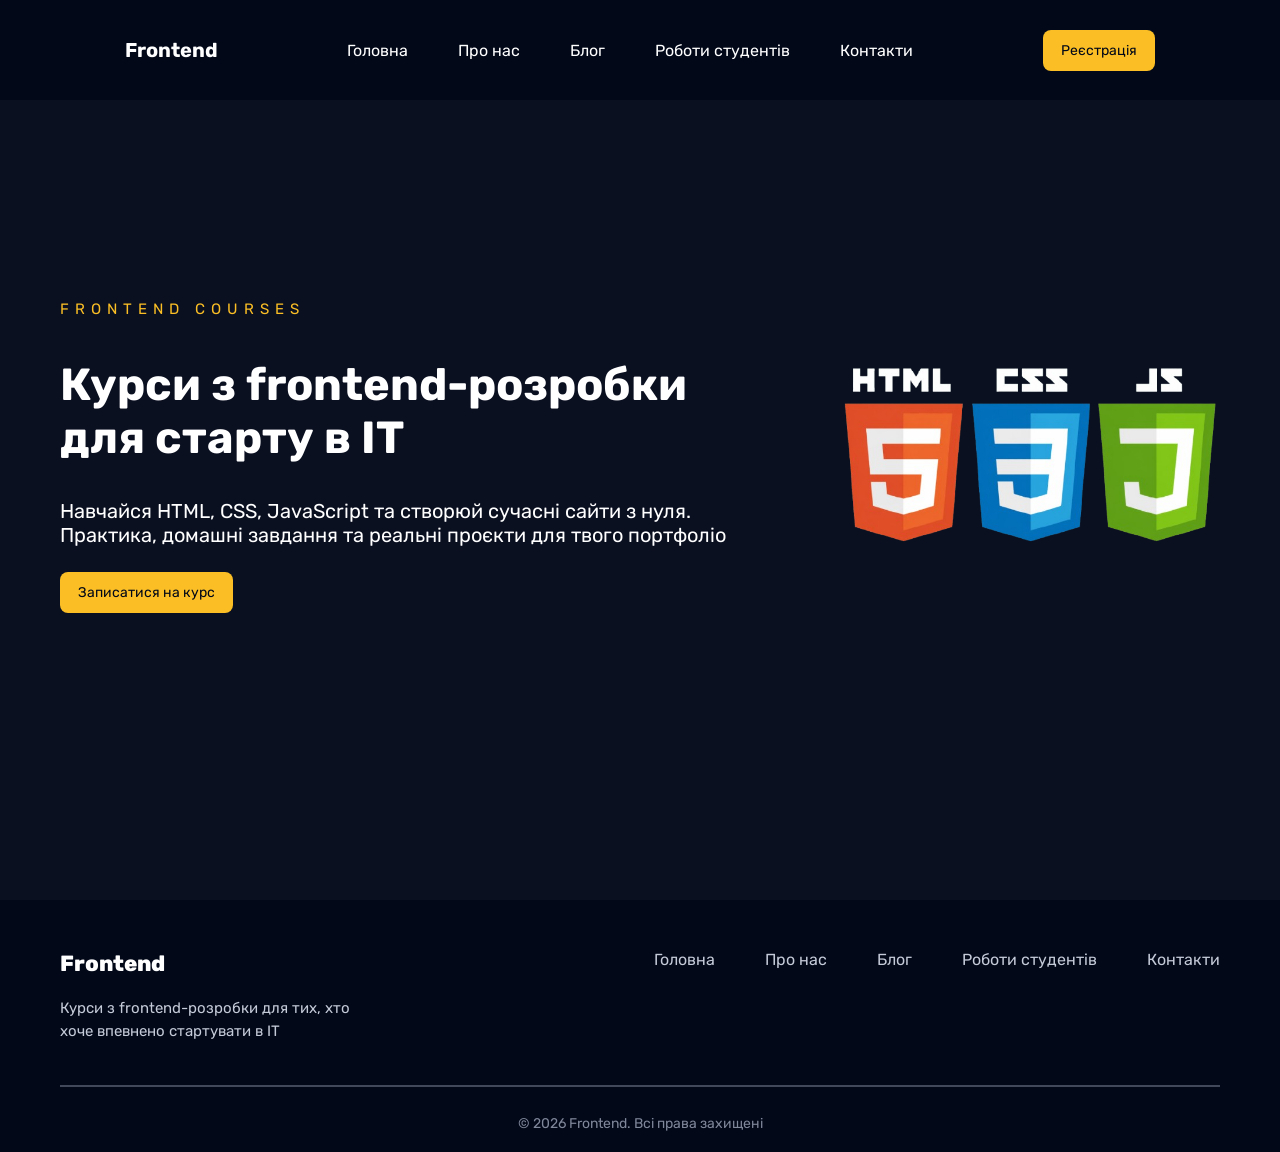
<file: index.html>
<!DOCTYPE html>
<html lang="uk">

<head>
  <meta charset="UTF-8">
  <meta name="viewport" content="width=device-width, initial-scale=1.0">
  <title>Homework 3</title>
  <link rel="preconnect" href="https://fonts.googleapis.com">
  <link rel="preconnect" href="https://fonts.gstatic.com" crossorigin>
  <link href="https://fonts.googleapis.com/css2?family=Rubik:wght@400;500;600;700;800&display=swap" rel="stylesheet">

  <link rel="stylesheet" href="style.css">
</head>

<body>
  <header class="header">
    <div class="container">
      <div class="header-inner">
        <a href="index.html" class="logo">Frontend</a>

        <nav>
          <ul class="nav-list">
            <li><a href="index.html">Головна</a></li>
            <li><a href="pages/about.html">Про нас</a></li>
            <li><a href="pages/articles.html">Блог</a></li>
            <li><a href="pages/gallery.html">Роботи студентів</a></li>
            <li><a href="pages/contacts.html">Контакти</a></li>
          </ul>
        </nav>

        <a href="pages/registration.html" class="btn">Реєстрація</a>
      </div>
    </div>
  </header>

  <main>
    <section class="hero">
      <div class="container">
        <div class="hero-inner">
          <div class="hero-content">
            <p class="hero-label">Frontend courses</p>

            <h1 class="hero-title">
              Курси з frontend-розробки для старту в IT
            </h1>

            <p class="hero-text">
              Навчайся HTML, CSS, JavaScript та створюй сучасні сайти з нуля.
              Практика, домашні завдання та реальні проєкти для твого портфоліо
            </p>

            <a href="pages/registration.html" class="btn hero-btn">
              Записатися на курс
            </a>
          </div>

          <div class="hero-image">
            <img src="images/frontend-image.png" alt="Frontend courses" width="380" height="200">
          </div>
        </div>
      </div>
    </section>

  </main>

  <footer class="footer">
    <div class="container">
      <div class="footer-inner">
        <div class="footer-info">
          <a href="index.html" class="footer-logo">Frontend</a>
          <p>
            Курси з frontend-розробки для тих, хто хоче впевнено стартувати в IT
          </p>
        </div>

        <nav>
          <ul class="footer-list">
            <li><a href="index.html">Головна</a></li>
            <li><a href="pages/about.html">Про нас</a></li>
            <li><a href="pages/articles.html">Блог</a></li>
            <li><a href="pages/gallery.html">Роботи студентів</a></li>
            <li><a href="pages/contacts.html">Контакти</a></li>
          </ul>
        </nav>
      </div>
      <span class="divider"></span>
      <p class="footer-copy">© 2026 Frontend. Всі права захищені</p>
    </div>
  </footer>
</body>

</html>
</file>
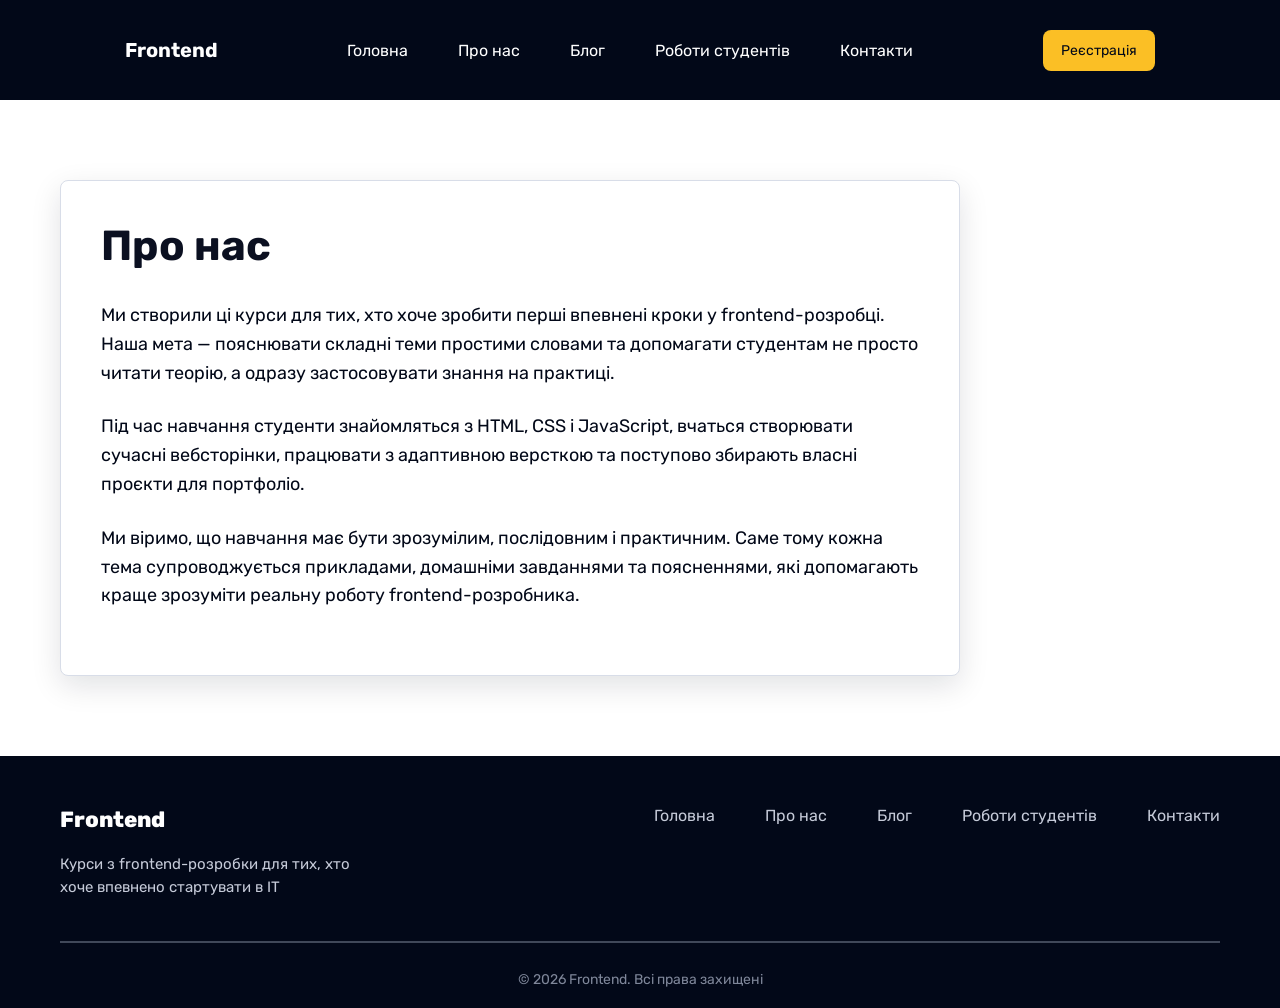
<file: pages/about.html>
<!DOCTYPE html>
<html lang="uk">

<head>
  <meta charset="UTF-8">
  <meta name="viewport" content="width=device-width, initial-scale=1.0">
  <title>Homework 3</title>
  <link rel="preconnect" href="https://fonts.googleapis.com">
  <link rel="preconnect" href="https://fonts.gstatic.com" crossorigin>
  <link href="https://fonts.googleapis.com/css2?family=Rubik:wght@400;500;600;700;800&display=swap" rel="stylesheet">

  <link rel="stylesheet" href="../style.css">
</head>

<body>

  <header class="header">
    <div class="container">
      <div class="header-inner">
        <a href="../index.html" class="logo">Frontend</a>

        <nav>
          <ul class="nav-list">
            <li><a href="../index.html">Головна</a></li>
            <li><a href="about.html">Про нас</a></li>
            <li><a href="articles.html">Блог</a></li>
            <li><a href="gallery.html">Роботи студентів</a></li>
            <li><a href="contacts.html">Контакти</a></li>
          </ul>
        </nav>

        <a href="registration.html" class="btn">Реєстрація</a>
      </div>
    </div>
  </header>

  <main>
    <section class="about">
      <div class="container">
        <div class="about-card">
          <h1 class="about-title">Про нас</h1>

          <p>
            Ми створили ці курси для тих, хто хоче зробити перші впевнені кроки у frontend-розробці.
            Наша мета — пояснювати складні теми простими словами та допомагати студентам не просто
            читати теорію, а одразу застосовувати знання на практиці.
          </p>

          <p>
            Під час навчання студенти знайомляться з HTML, CSS і JavaScript, вчаться створювати
            сучасні вебсторінки, працювати з адаптивною версткою та поступово збирають власні
            проєкти для портфоліо.
          </p>

          <p>
            Ми віримо, що навчання має бути зрозумілим, послідовним і практичним. Саме тому кожна
            тема супроводжується прикладами, домашніми завданнями та поясненнями, які допомагають
            краще зрозуміти реальну роботу frontend-розробника.
          </p>
        </div>
      </div>
    </section>
  </main>

  <footer class="footer">
    <div class="container">
      <div class="footer-inner">
        <div class="footer-info">
          <a href="index.html" class="footer-logo">Frontend</a>
          <p>
            Курси з frontend-розробки для тих, хто хоче впевнено стартувати в IT
          </p>
        </div>

        <nav>
          <ul class="footer-list">
            <li><a href="index.html">Головна</a></li>
            <li><a href="pages/about.html">Про нас</a></li>
            <li><a href="pages/articles.html">Блог</a></li>
            <li><a href="pages/gallery.html">Роботи студентів</a></li>
            <li><a href="pages/contacts.html">Контакти</a></li>
          </ul>
        </nav>
      </div>
      <span class="divider"></span>
      <p class="footer-copy">© 2026 Frontend. Всі права захищені</p>
    </div>
  </footer>
</body>

</html>
</file>
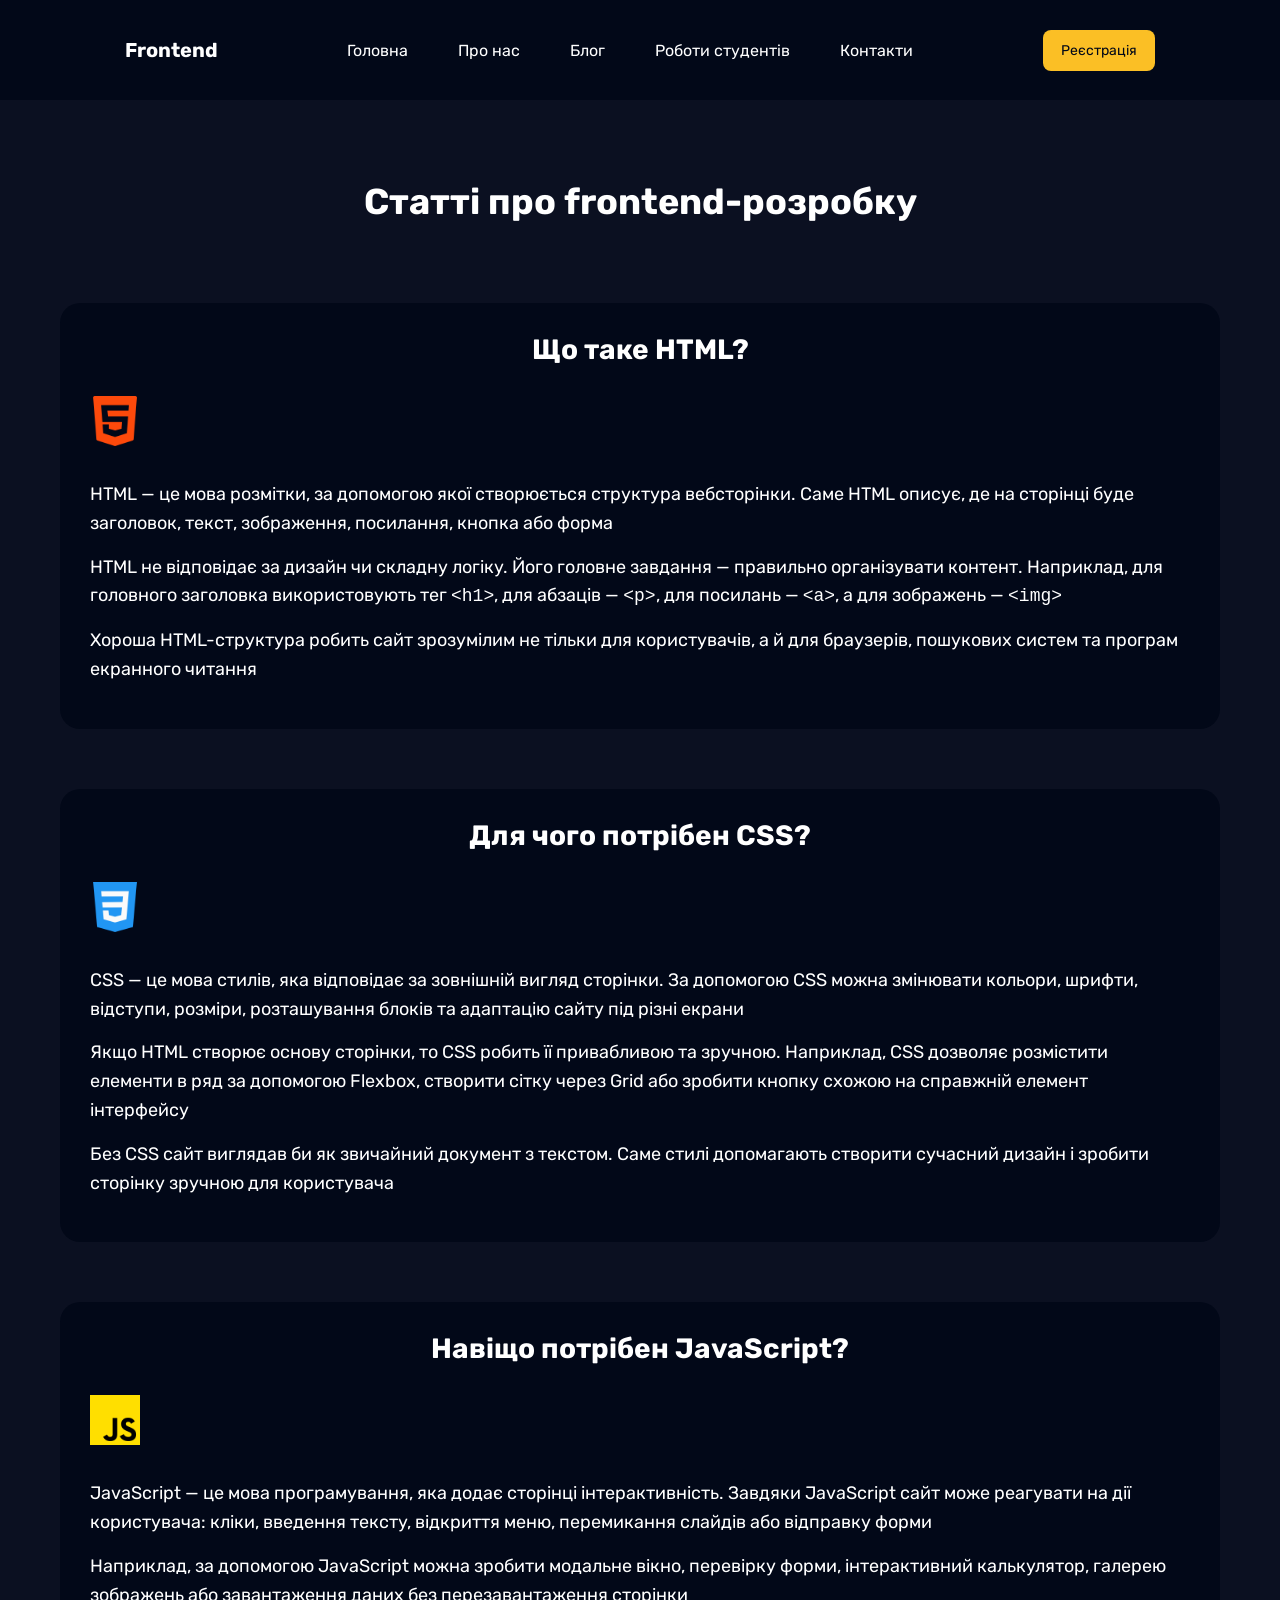
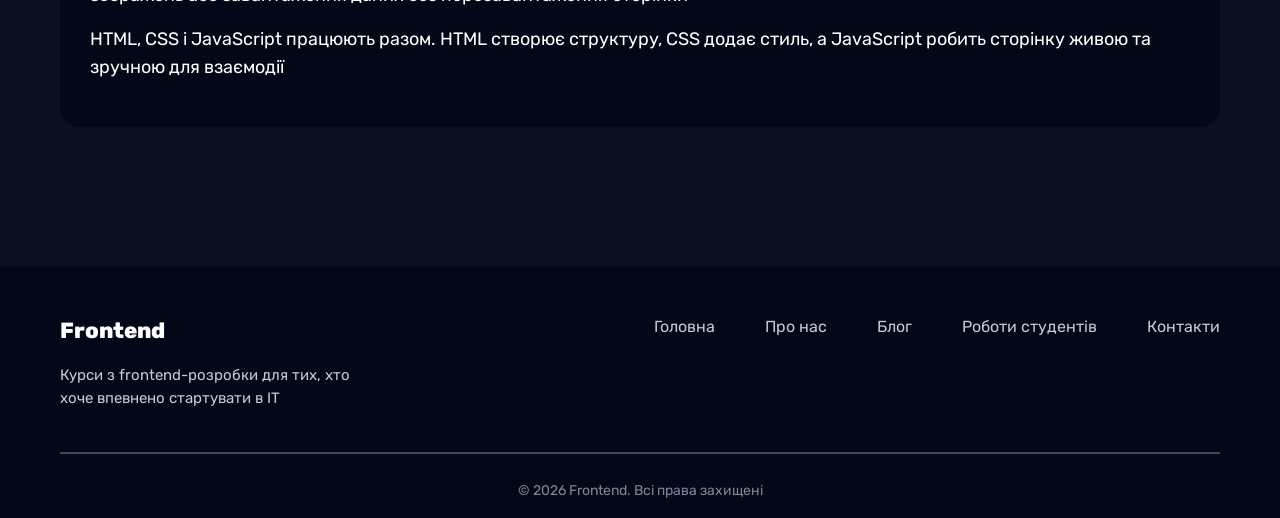
<file: pages/articles.html>
<!DOCTYPE html>
<html lang="uk">

<head>
  <meta charset="UTF-8">
  <meta name="viewport" content="width=device-width, initial-scale=1.0">
  <title>Homework 3</title>
  <link rel="preconnect" href="https://fonts.googleapis.com">
  <link rel="preconnect" href="https://fonts.gstatic.com" crossorigin>
  <link href="https://fonts.googleapis.com/css2?family=Rubik:wght@400;500;600;700;800&display=swap" rel="stylesheet">

  <link rel="stylesheet" href="../style.css">
</head>

<body>
  <header class="header">
    <div class="container">
      <div class="header-inner">
        <a href="../index.html" class="logo">Frontend</a>

        <nav>
          <ul class="nav-list">
            <li><a href="../index.html">Головна</a></li>
            <li><a href="about.html">Про нас</a></li>
            <li><a href="articles.html">Блог</a></li>
            <li><a href="gallery.html">Роботи студентів</a></li>
            <li><a href="contacts.html">Контакти</a></li>
          </ul>
        </nav>

        <a href="registration.html" class="btn">Реєстрація</a>
      </div>
    </div>
  </header>

  <main>
    <section class="articles">
      <div class="container">
        <h1 class="articles-title">Статті про frontend-розробку</h1>

        <article class="article-card">
          <h2>Що таке HTML?</h2>
          <img src="../icons/html-5.png" alt="html" width="50" height="50">

          <p>
            HTML — це мова розмітки, за допомогою якої створюється структура вебсторінки.
            Саме HTML описує, де на сторінці буде заголовок, текст, зображення, посилання,
            кнопка або форма
          </p>

          <p>
            HTML не відповідає за дизайн чи складну логіку. Його головне завдання —
            правильно організувати контент. Наприклад, для головного заголовка використовують
            тег <code>&lt;h1&gt;</code>, для абзаців — <code>&lt;p&gt;</code>, для посилань —
            <code>&lt;a&gt;</code>, а для зображень — <code>&lt;img&gt;</code>
          </p>

          <p>
            Хороша HTML-структура робить сайт зрозумілим не тільки для користувачів,
            а й для браузерів, пошукових систем та програм екранного читання
          </p>
        </article>

        <article class="article-card">
          <h2>Для чого потрібен CSS?</h2>
          <img src="../icons/css-3.png" alt="css" width="50" height="50">

          <p>
            CSS — це мова стилів, яка відповідає за зовнішній вигляд сторінки.
            За допомогою CSS можна змінювати кольори, шрифти, відступи, розміри,
            розташування блоків та адаптацію сайту під різні екрани
          </p>

          <p>
            Якщо HTML створює основу сторінки, то CSS робить її привабливою та зручною.
            Наприклад, CSS дозволяє розмістити елементи в ряд за допомогою Flexbox,
            створити сітку через Grid або зробити кнопку схожою на справжній елемент інтерфейсу
          </p>

          <p>
            Без CSS сайт виглядав би як звичайний документ з текстом. Саме стилі допомагають
            створити сучасний дизайн і зробити сторінку зручною для користувача
          </p>
        </article>

        <article class="article-card">
          <h2>Навіщо потрібен JavaScript?</h2>
          <img src="../icons/js.png" alt="js" width="50" height="50">
          <p>
            JavaScript — це мова програмування, яка додає сторінці інтерактивність.
            Завдяки JavaScript сайт може реагувати на дії користувача: кліки, введення тексту,
            відкриття меню, перемикання слайдів або відправку форми
          </p>

          <p>
            Наприклад, за допомогою JavaScript можна зробити модальне вікно, перевірку форми,
            інтерактивний калькулятор, галерею зображень або завантаження даних без перезавантаження сторінки
          </p>

          <p>
            HTML, CSS і JavaScript працюють разом. HTML створює структуру, CSS додає стиль,
            а JavaScript робить сторінку живою та зручною для взаємодії
          </p>
        </article>
      </div>
    </section>
  </main>


  <footer class="footer">
    <div class="container">
      <div class="footer-inner">
        <div class="footer-info">
          <a href="index.html" class="footer-logo">Frontend</a>
          <p>
            Курси з frontend-розробки для тих, хто хоче впевнено стартувати в IT
          </p>
        </div>

        <nav>
          <ul class="footer-list">
            <li><a href="index.html">Головна</a></li>
            <li><a href="pages/about.html">Про нас</a></li>
            <li><a href="pages/articles.html">Блог</a></li>
            <li><a href="pages/gallery.html">Роботи студентів</a></li>
            <li><a href="pages/contacts.html">Контакти</a></li>
          </ul>
        </nav>
      </div>
      <span class="divider"></span>
      <p class="footer-copy">© 2026 Frontend. Всі права захищені</p>
    </div>
  </footer>
</body>

</html>
</file>
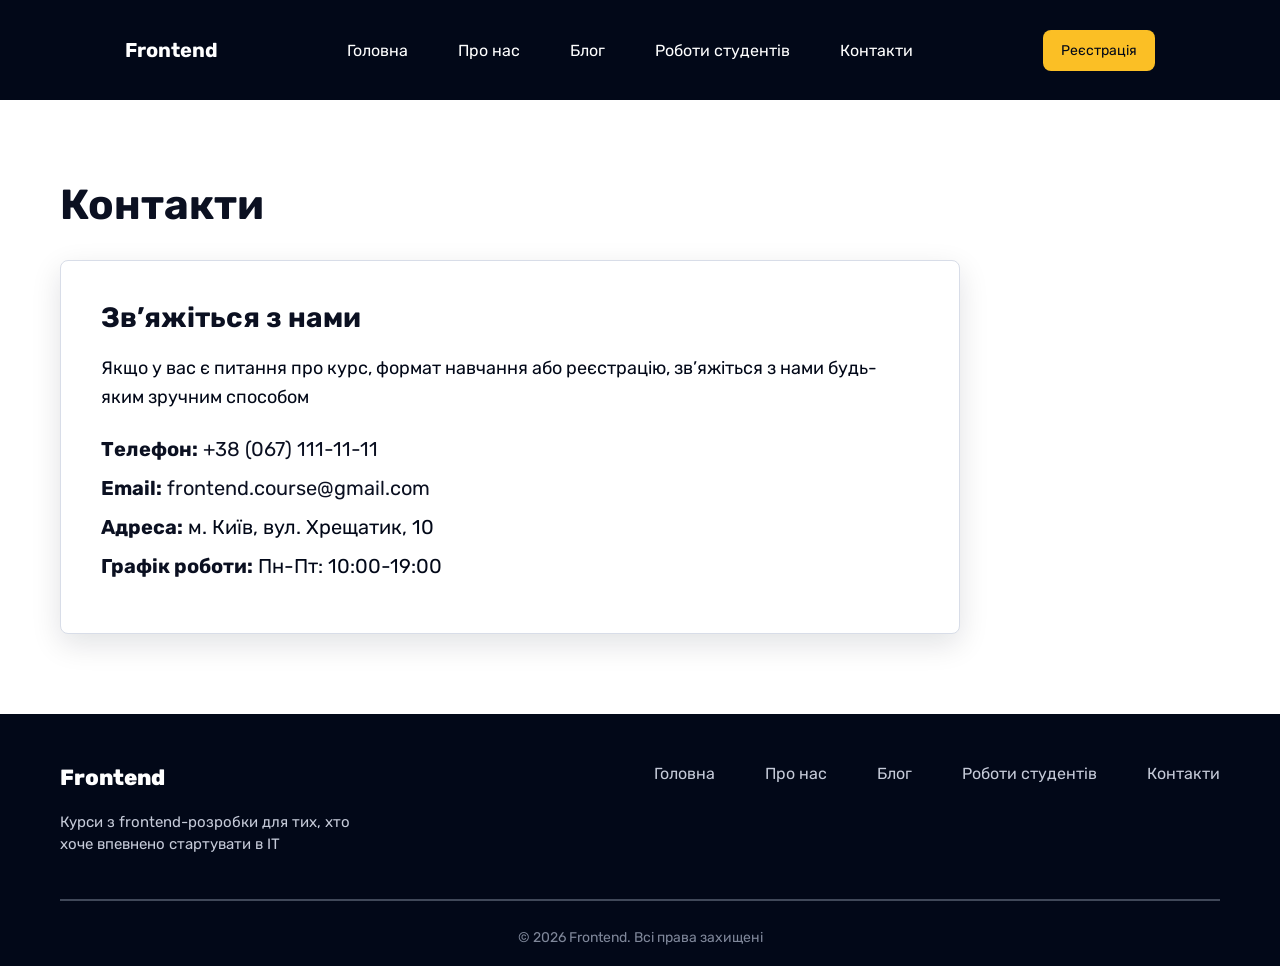
<file: pages/contacts.html>
<!DOCTYPE html>
<html lang="uk">

<head>
  <meta charset="UTF-8">
  <meta name="viewport" content="width=device-width, initial-scale=1.0">
  <title>Homework 3</title>
  <link rel="preconnect" href="https://fonts.googleapis.com">
  <link rel="preconnect" href="https://fonts.gstatic.com" crossorigin>
  <link href="https://fonts.googleapis.com/css2?family=Rubik:wght@400;500;600;700;800&display=swap" rel="stylesheet">

  <link rel="stylesheet" href="../style.css">
</head>

<body>
  <header class="header">
    <div class="container">
      <div class="header-inner">
        <a href="../index.html" class="logo">Frontend</a>

        <nav>
          <ul class="nav-list">
            <li><a href="../index.html">Головна</a></li>
            <li><a href="about.html">Про нас</a></li>
            <li><a href="articles.html">Блог</a></li>
            <li><a href="gallery.html">Роботи студентів</a></li>
            <li><a href="contacts.html">Контакти</a></li>
          </ul>
        </nav>

        <a href="registration.html" class="btn">Реєстрація</a>
      </div>
    </div>
  </header>

  <main class="main">
    <section class="contacts">
      <div class="container">
        <h1 class="contacts-title">Контакти</h1>

        <div class="contacts-card">
          <h2>Зв’яжіться з нами</h2>

          <p>
            Якщо у вас є питання про курс, формат навчання або реєстрацію,
            зв’яжіться з нами будь-яким зручним способом
          </p>

          <ul class="contacts-list">
            <li class="contacts-item">
              <strong>Телефон:</strong>
              <a href="tel:+380671234567">+38 (067) 111-11-11</a>
            </li>

            <li class="contacts-item">
              <strong>Email:</strong>
              <a href="mailto:frontend.course@gmail.com">frontend.course@gmail.com</a>
            </li>

            <li class="contacts-item">
              <strong>Адреса:</strong>
              <span>м. Київ, вул. Хрещатик, 10</span>
            </li>

            <li class="contacts-item">
              <strong>Графік роботи:</strong>
              <span>Пн-Пт: 10:00-19:00</span>
            </li>
          </ul>
        </div>
      </div>
    </section>
  </main>


  <footer class="footer">
    <div class="container">
      <div class="footer-inner">
        <div class="footer-info">
          <a href="index.html" class="footer-logo">Frontend</a>
          <p>
            Курси з frontend-розробки для тих, хто хоче впевнено стартувати в IT
          </p>
        </div>

        <nav>
          <ul class="footer-list">
            <li><a href="index.html">Головна</a></li>
            <li><a href="pages/about.html">Про нас</a></li>
            <li><a href="pages/articles.html">Блог</a></li>
            <li><a href="pages/gallery.html">Роботи студентів</a></li>
            <li><a href="pages/contacts.html">Контакти</a></li>
          </ul>
        </nav>
      </div>
      <span class="divider"></span>
      <p class="footer-copy">© 2026 Frontend. Всі права захищені</p>
    </div>
  </footer>
</body>

</html>
</file>
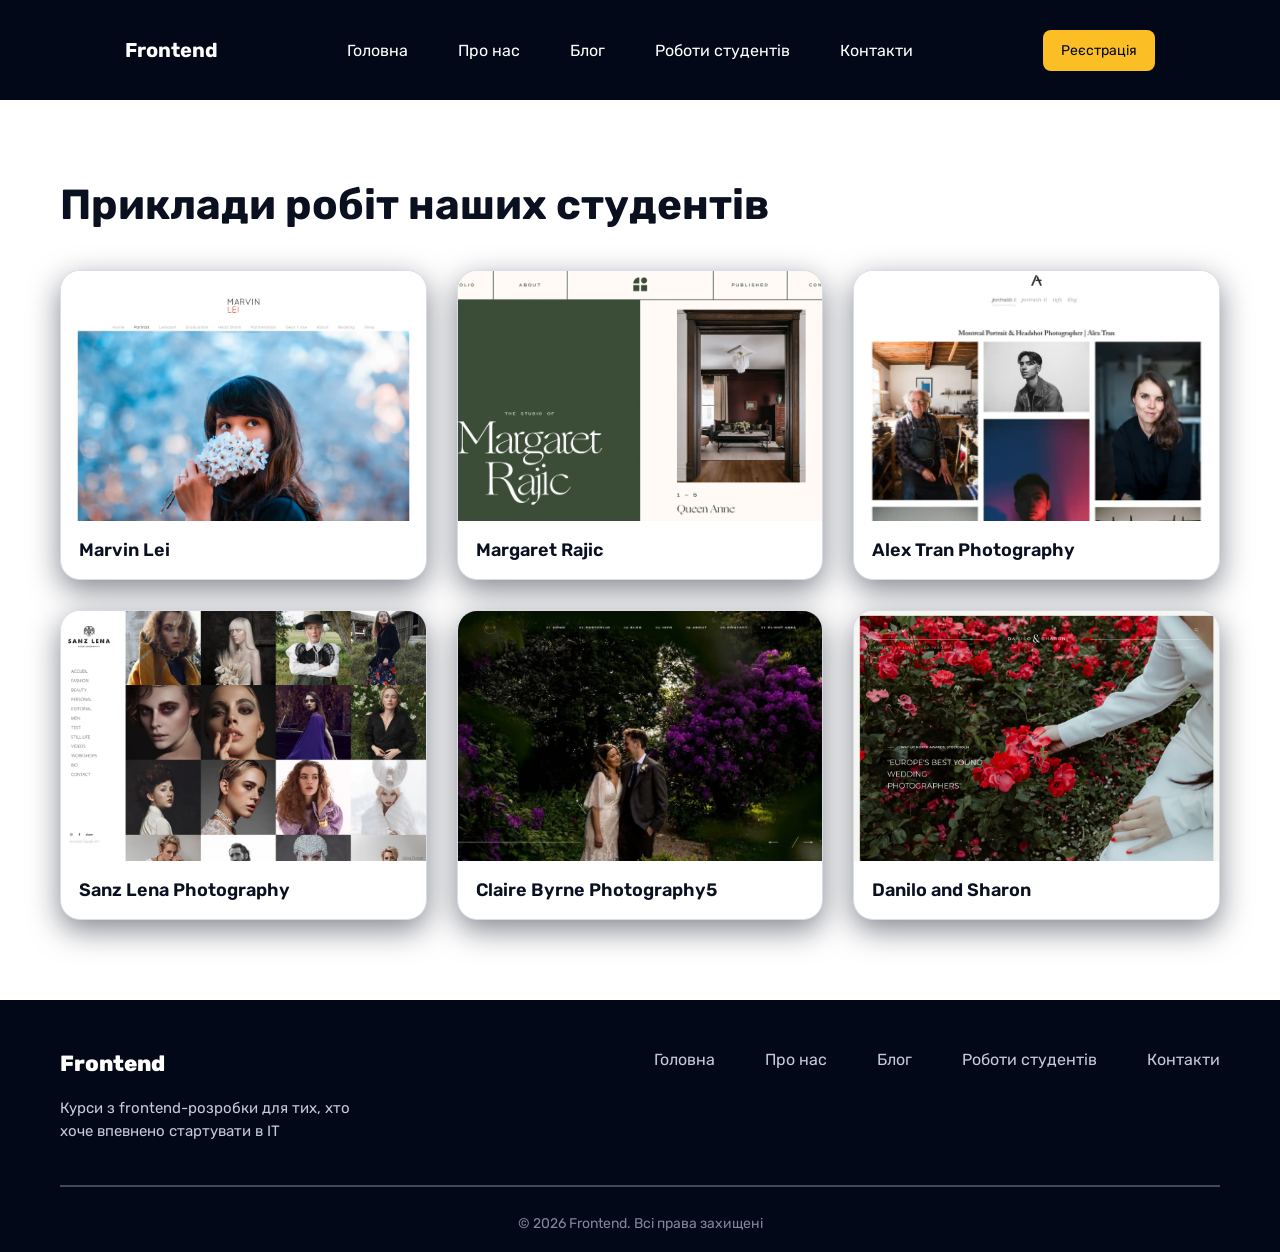
<file: pages/gallery.html>
<!DOCTYPE html>
<html lang="uk">

<head>
  <meta charset="UTF-8">
  <meta name="viewport" content="width=device-width, initial-scale=1.0">
  <title>Homework 3</title>
  <link rel="preconnect" href="https://fonts.googleapis.com">
  <link rel="preconnect" href="https://fonts.gstatic.com" crossorigin>
  <link href="https://fonts.googleapis.com/css2?family=Rubik:wght@400;500;600;700;800&display=swap" rel="stylesheet">

  <link rel="stylesheet" href="../style.css">
</head>

<body>

  <header class="header">
    <div class="container">
      <div class="header-inner">
        <a href="../index.html" class="logo">Frontend</a>

        <nav>
          <ul class="nav-list">
            <li><a href="../index.html">Головна</a></li>
            <li><a href="about.html">Про нас</a></li>
            <li><a href="articles.html">Блог</a></li>
            <li><a href="gallery.html">Роботи студентів</a></li>
            <li><a href="contacts.html">Контакти</a></li>
          </ul>
        </nav>

        <a href="registration.html" class="btn">Реєстрація</a>
      </div>
    </div>
  </header>

  <main>
    <section class="gallery">
      <div class="container">
        <h1 class="gallery-title">Приклади робіт наших студентів</h1>

        <div class="gallery-list">
          <div class="gallery-item">
            <a href="https://www.marvinlei.com/portrait" class="gallery-link" target="_blank">
              <img src="../images/site-1.webp" alt="example site" class="gallery-img" width="300" height="250">
              <p class="gallery-text">Marvin Lei</p>
            </a>
          </div>

          <div class="gallery-item">
            <a href="https://margaretrajic.com" class="gallery-link" target="_blank">
              <img src="../images/site-2.webp" alt="example site" class="gallery-img" width="300" height="250">
              <p class="gallery-text">Margaret Rajic</p>
            </a>
          </div>

          <div class="gallery-item">
            <a href="https://alextranphotography.com" class="gallery-link" target="_blank">
              <img src="../images/site-3.webp" alt="example site" class="gallery-img" width="300" height="250">
              <p class="gallery-text">Alex Tran Photography</p>
            </a>
          </div>

          <div class="gallery-item">
            <a href="https://www.sanzlena.com" class="gallery-link" target="_blank">
              <img src="../images/site-4.webp" alt="example site" class="gallery-img" width="300" height="250">
              <p class="gallery-text">Sanz Lena Photography</p>
            </a>
          </div>

          <div class="gallery-item">
            <a href="https://clairebyrnephotography.com" class="gallery-link" target="_blank">
              <img src="../images/site-5.webp" alt="example site" class="gallery-img" width="300" height="250">
              <p class="gallery-text">Claire Byrne Photography5</p>
            </a>
          </div>

          <div class="gallery-item">
            <a href="https://daniloandsharon.com" class="gallery-link" target="_blank">
              <img src="../images/site-6.webp" alt="example site" class="gallery-img" width="300" height="250">
              <p class="gallery-text">Danilo and Sharon</p>
            </a>
          </div>
        </div>
      </div>
    </section>

  </main>

  <footer class="footer">
    <div class="container">
      <div class="footer-inner">
        <div class="footer-info">
          <a href="index.html" class="footer-logo">Frontend</a>
          <p>
            Курси з frontend-розробки для тих, хто хоче впевнено стартувати в IT
          </p>
        </div>

        <nav>
          <ul class="footer-list">
            <li><a href="index.html">Головна</a></li>
            <li><a href="pages/about.html">Про нас</a></li>
            <li><a href="pages/articles.html">Блог</a></li>
            <li><a href="pages/gallery.html">Роботи студентів</a></li>
            <li><a href="pages/contacts.html">Контакти</a></li>
          </ul>
        </nav>
      </div>
      <span class="divider"></span>
      <p class="footer-copy">© 2026 Frontend. Всі права захищені</p>
    </div>
  </footer>
</body>


</html>
</file>
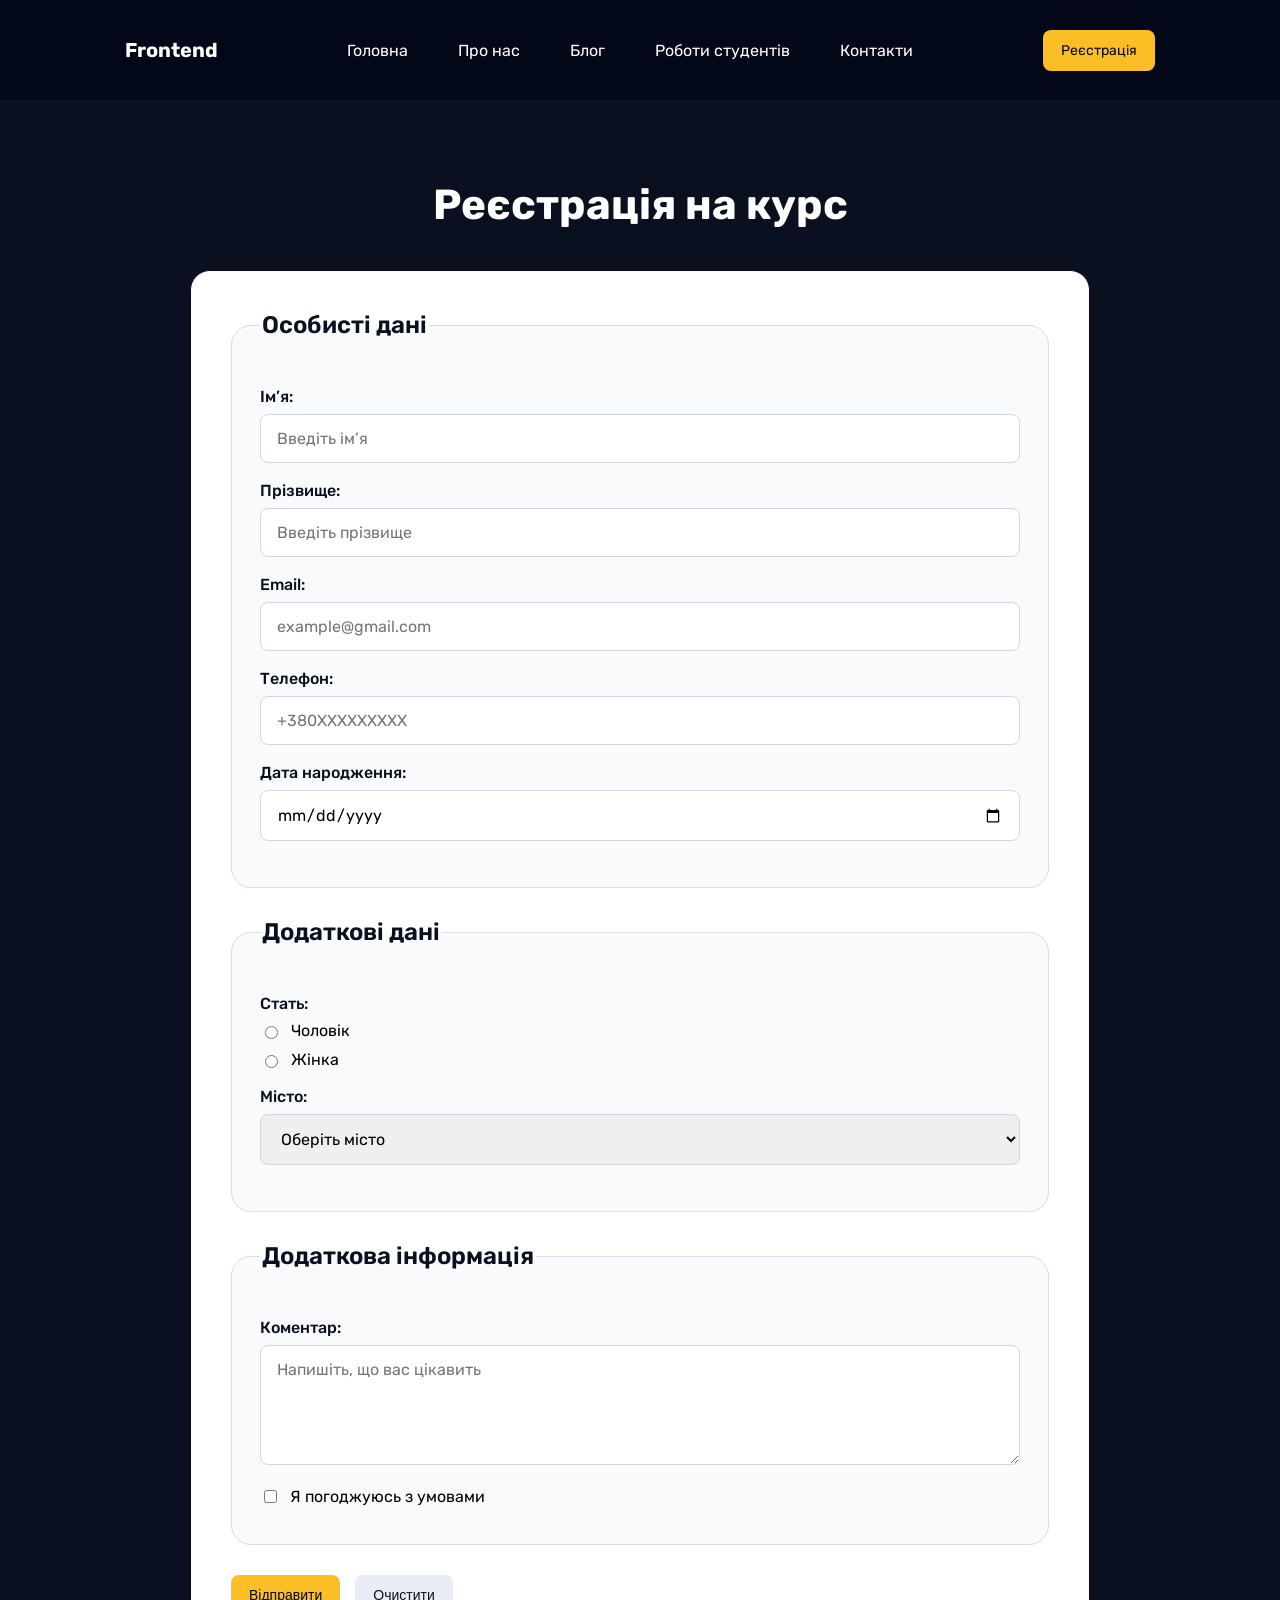
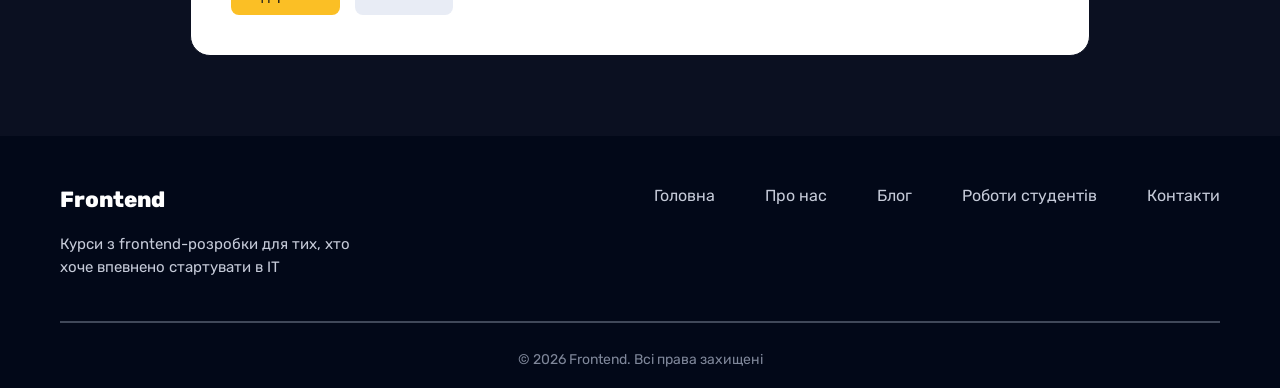
<file: pages/registration.html>
<!DOCTYPE html>
<html lang="uk">

<head>
  <meta charset="UTF-8">
  <meta name="viewport" content="width=device-width, initial-scale=1.0">
  <title>Homework 3</title>
  <link rel="preconnect" href="https://fonts.googleapis.com">
  <link rel="preconnect" href="https://fonts.gstatic.com" crossorigin>
  <link href="https://fonts.googleapis.com/css2?family=Rubik:wght@400;500;600;700;800&display=swap" rel="stylesheet">

  <link rel="stylesheet" href="../style.css">
</head>

<body>
  <header class="header">
    <div class="container">
      <div class="header-inner">
        <a href="../index.html" class="logo">Frontend</a>

        <nav>
          <ul class="nav-list">
            <li><a href="../index.html">Головна</a></li>
            <li><a href="about.html">Про нас</a></li>
            <li><a href="articles.html">Блог</a></li>
            <li><a href="gallery.html">Роботи студентів</a></li>
            <li><a href="contacts.html">Контакти</a></li>
          </ul>
        </nav>

        <a href="registration.html" class="btn">Реєстрація</a>
      </div>
    </div>
  </header>

  <main>
    <section class="registration">
      <div class="container">
        <h1 class="registration-title">Реєстрація на курс</h1>

        <form action="https://tests.fomenko.top/echo/index.php" method="post" class="registration-form">
          <fieldset class="form-fieldset">
            <legend class="form-legend">Особисті дані</legend>

            <div class="form-group">
              <label for="first-name" class="form-label">Ім’я:</label>
              <input type="text" name="first_name" id="first-name" class="form-input" placeholder="Введіть ім’я"
                required>
            </div>

            <div class="form-group">
              <label for="last-name" class="form-label">Прізвище:</label>
              <input type="text" id="last-name" name="last_name" class="form-input" placeholder="Введіть прізвище"
                required>
            </div>

            <div class="form-group">
              <label for="email" class="form-label">Email:</label>
              <input type="email" id="email" name="email" class="form-input" placeholder="example@gmail.com" required>
            </div>

            <div class="form-group">
              <label for="phone" class="form-label">Телефон:</label>
              <input type="tel" id="phone" name="phone" class="form-input" placeholder="+380XXXXXXXXX" required>
            </div>

            <div class="form-group">
              <label for="birth-date" class="form-label">Дата народження:</label>
              <input type="date" id="birth-date" name="birth_date" class="form-input">
            </div>
          </fieldset>

          <fieldset class="form-fieldset">
            <legend class="form-legend">Додаткові дані</legend>

            <div class="form-group">
              <p class="form-label">Стать:</p>

              <div class="form-radio">
                <input type="radio" id="male" name="gender" value="male">
                <label for="male">Чоловік</label>
              </div>

              <div class="form-radio">
                <input type="radio" id="female" name="gender" value="female">
                <label for="female">Жінка</label>
              </div>
            </div>

            <div class="form-group">
              <label for="city" class="form-label">Місто:</label>
              <select id="city" name="city" class="form-input">
                <option value="">Оберіть місто</option>
                <option value="kyiv">Київ</option>
                <option value="lviv">Львів</option>
                <option value="dnipro">Дніпро</option>
                <option value="kharkiv">Харків</option>
                <option value="odesa">Одеса</option>
              </select>
            </div>
          </fieldset>

          <fieldset class="form-fieldset">
            <legend class="form-legend">Додаткова інформація</legend>

            <div class="form-group">
              <label for="message" class="form-label">Коментар:</label>
              <textarea id="message" name="message" class="form-textarea"
                placeholder="Напишіть, що вас цікавить"></textarea>
            </div>

            <div class="form-checkbox">
              <input type="checkbox" id="agreement" name="agreement" required>
              <label for="agreement">Я погоджуюсь з умовами</label>
            </div>
          </fieldset>

          <div class="form-actions">
            <button type="submit" class="btn">Відправити</button>
            <button type="reset" class="btn btn-secondary">Очистити</button>
          </div>
        </form>
      </div>
    </section>
  </main>

  <footer class="footer">
    <div class="container">
      <div class="footer-inner">
        <div class="footer-info">
          <a href="index.html" class="footer-logo">Frontend</a>
          <p>
            Курси з frontend-розробки для тих, хто хоче впевнено стартувати в IT
          </p>
        </div>

        <nav>
          <ul class="footer-list">
            <li><a href="index.html">Головна</a></li>
            <li><a href="pages/about.html">Про нас</a></li>
            <li><a href="pages/articles.html">Блог</a></li>
            <li><a href="pages/gallery.html">Роботи студентів</a></li>
            <li><a href="pages/contacts.html">Контакти</a></li>
          </ul>
        </nav>
      </div>
      <span class="divider"></span>
      <p class="footer-copy">© 2026 Frontend. Всі права захищені</p>
    </div>
  </footer>
</body>

</html>
</file>
<file: style.css>
*,
*::before,
*::after {
  box-sizing: border-box;
}

body {
  margin: 0;
  font-family: "Rubik", Arial, sans-serif;
}

.container {
  max-width: 1200px;
  height: 100%;
  margin: 0 auto;
  padding: 0 20px;
}

.header {
  height: 100px;
  background-color: #020818;
}

.header-inner {
  height: 100%;
  display: flex;
  align-items: center;
  justify-content: space-around;
}

.logo {
  font-size: 20px;
  font-weight: 700;
  color: #fff;
  text-decoration: none;
}

.nav-list {
  display: flex;
  align-items: center;
  gap: 50px;
  margin: 0;
  padding: 0;
  list-style: none;
}

.nav-list a {
  color: #fff;
  text-decoration: none;
  transition: color 0.2s ease;
}

.nav-list a:hover {
  color: #fbbf25;
}

.btn {
  display: inline-flex;
  align-items: center;
  justify-content: center;
  padding: 12px 18px;
  background-color: #fbbf25;
  color: #020818;
  text-decoration: none;
  border: none;
  border-radius: 8px;
  font-size: 14px;
  transition: background-color 0.2s ease;
}

.btn:hover {
  background-color: #f5a900;
}

.hero {
  min-height: calc(100vh - 100px);
  background-color: #0b1021;
  padding: 200px 0;
  color: #fff;
}

.hero-inner {
  display: flex;
  align-items: center;
  justify-content: space-between;
  gap: 80px;
}

.hero-content {
  max-width: 700px;
}

.hero-label {
  margin: 0 0 40px;
  color: #fbbf25;
  font-size: 15px;
  font-weight: 400;
  text-transform: uppercase;
  letter-spacing: 6px;
}

.hero-title {
  font-size: 45px;
  margin: 0 0 35px;
}

.hero-text {
  font-size: 20px;
  margin: 0 0 25px;
}

.hero-btn {
  display: inline-block;
}

.hero-image {
  flex-shrink: 0;
}

.hero-image img {
  display: block;
  max-width: 100%;
  height: auto;
}

.articles {
  padding: 80px 0;
  background-color: #0b1021;
  color: #fff;
}

.articles-title {
  margin: 0 0 80px;
  text-align: center;
  font-size: 36px;
}

.article-card {
  margin: 0 0 60px;
  padding: 30px;
  background-color: #020818;
  border-radius: 20px;
}

.article-card h2 {
  margin: 0 0 30px;
  text-align: center;
  font-size: 28px;
}

.article-card img {
  margin-bottom: 30px;
}

.article-card p {
  margin: 0 0 15px;
  font-size: 18px;
  line-height: 1.6;
}

.about {
  padding: 80px 0;
}

.about-card {
  max-width: 900px;
  padding: 40px;
  border: 1px solid #d8dde8;
  border-radius: 8px;
  background-color: #fff;
  box-shadow: 0 10px 30px rgba(11, 16, 33, 0.12);
}

.about-title {
  margin: 0 0 30px;
  color: #0b1021;
  font-size: 42px;
}

.about-card p {
  margin: 0 0 25px;
  color: #020818;
  font-size: 18px;
  line-height: 1.6;
}

.gallery {
  padding: 80px 0;
  background-color: #fff;
  color: #0b1021;
}

.gallery-title {
  margin: 0 0 40px;
  font-size: 42px;
}

.gallery-list {
  display: flex;
  flex-wrap: wrap;
  gap: 30px;
}

.gallery-item {
  width: calc((100% - 60px) / 3);
  background-color: #fff;
  border: 1px solid #d8dde8;
  border-radius: 20px;
  overflow: hidden;
  box-shadow: 0 10px 30px rgba(11, 16, 33, 0.5);
  transition:
    transform 0.3s ease,
    box-shadow 0.3s ease;
}

.gallery-item:hover {
  transform: scale(1.03);
  box-shadow: 0 15px 40px rgba(11, 16, 33, 0.18);
}

.gallery-link {
  display: block;
  text-decoration: none;
}

.gallery-img {
  display: block;
  width: 100%;
  height: 250px;
  object-fit: cover;
}

.gallery-text {
  margin: 0;
  padding: 18px;
  color: #0b1021;
  font-size: 18px;
  font-weight: 600;
}

.contacts {
  padding: 80px 0;
}

.contacts-title {
  margin: 0 0 30px;
  color: #0b1021;
  font-size: 42px;
}

.contacts-card {
  max-width: 900px;
  padding: 40px;
  border: 1px solid #d8dde8;
  border-radius: 8px;
  background-color: #fff;
  box-shadow: 0 10px 30px rgba(11, 16, 33, 0.12);
}

.contacts-card h2 {
  margin: 0 0 20px;
  color: #0b1021;
  font-size: 28px;
}

.contacts-card p {
  margin: 0 0 25px;
  color: #020818;
  font-size: 18px;
  line-height: 1.6;
}

.contacts-list {
  margin: 0;
  padding: 0;
  list-style: none;
}

.contacts-item {
  margin: 0 0 15px;
  color: #020818;
  font-size: 20px;
}

.contacts-item strong {
  color: #0b1021;
}

.contacts-item a {
  color: #0b1021;
  text-decoration: none;
}

.contacts-item a:hover {
  color: #fbbf25;
}

.registration {
  padding: 80px 0;
  background-color: #0b1021;
}

.registration-title {
  margin: 0 0 40px;
  color: #fff;
  text-align: center;
  font-size: 42px;
}

.registration-form {
  max-width: 900px;
  margin: 0 auto;
  padding: 40px;
  border: 1px solid #0b1021;
  border-radius: 20px;
  background-color: #fff;
}

.form-fieldset {
  margin: 0 0 30px;
  padding: 28px;
  border: 1px solid #d8dde8;
  border-radius: 20px;
  background-color: #f8fafc;
}

.form-legend {
  margin: 0 0 20px;
  color: #0b1021;
  font-size: 24px;
  font-weight: 600;
}

.form-group {
  margin: 0 0 18px;
}

.form-label {
  display: block;
  margin: 0 0 8px;
  color: #0b1021;
  font-weight: 500;
}

.form-input,
.form-textarea {
  width: 100%;
  padding: 14px 16px;
  border: 1px solid #cfd6e4;
  border-radius: 8px;
  font: inherit;
}

.form-textarea {
  min-height: 120px;
}

.form-radio,
.form-checkbox {
  display: flex;
  align-items: center;
  gap: 10px;
  margin: 0 0 10px;
}

.form-actions {
  display: flex;
  gap: 15px;
}

.btn-secondary {
  background-color: #e8ecf5;
  color: #0b1021;
  transition: background-color 0.2s ease;
}

.btn-secondary:hover {
  background-color: crimson;
}

.footer {
  background-color: #020818;
  padding: 50px 0 20px;
  color: #fff;
}

.footer-inner {
  display: flex;
  justify-content: space-between;
  padding-bottom: 30px;
}

.footer-info {
  max-width: 320px;
}

.footer-logo {
  display: inline-block;
  margin-bottom: 20px;
  color: #fff;
  font-size: 22px;
  font-weight: 800;
  text-decoration: none;
}

.footer-info p {
  margin: 0;
  color: #c5cad8;
  font-size: 15px;
  line-height: 1.5;
}

.footer-list {
  display: flex;
  gap: 50px;
  margin: 0;
  padding: 0;
  list-style: none;
}

.footer-list a {
  color: #c5cad8;
  text-decoration: none;
  transition: color 0.2s ease;
}

.footer-list a:hover {
  color: #fbbf25;
}

.divider {
  display: inline-block;
  width: 100%;
  border: 1px solid #7f879a80;
}

.footer-copy {
  margin: 24px 0 0;
  color: #7f879a;
  font-size: 14px;
  text-align: center;
}
</file>
